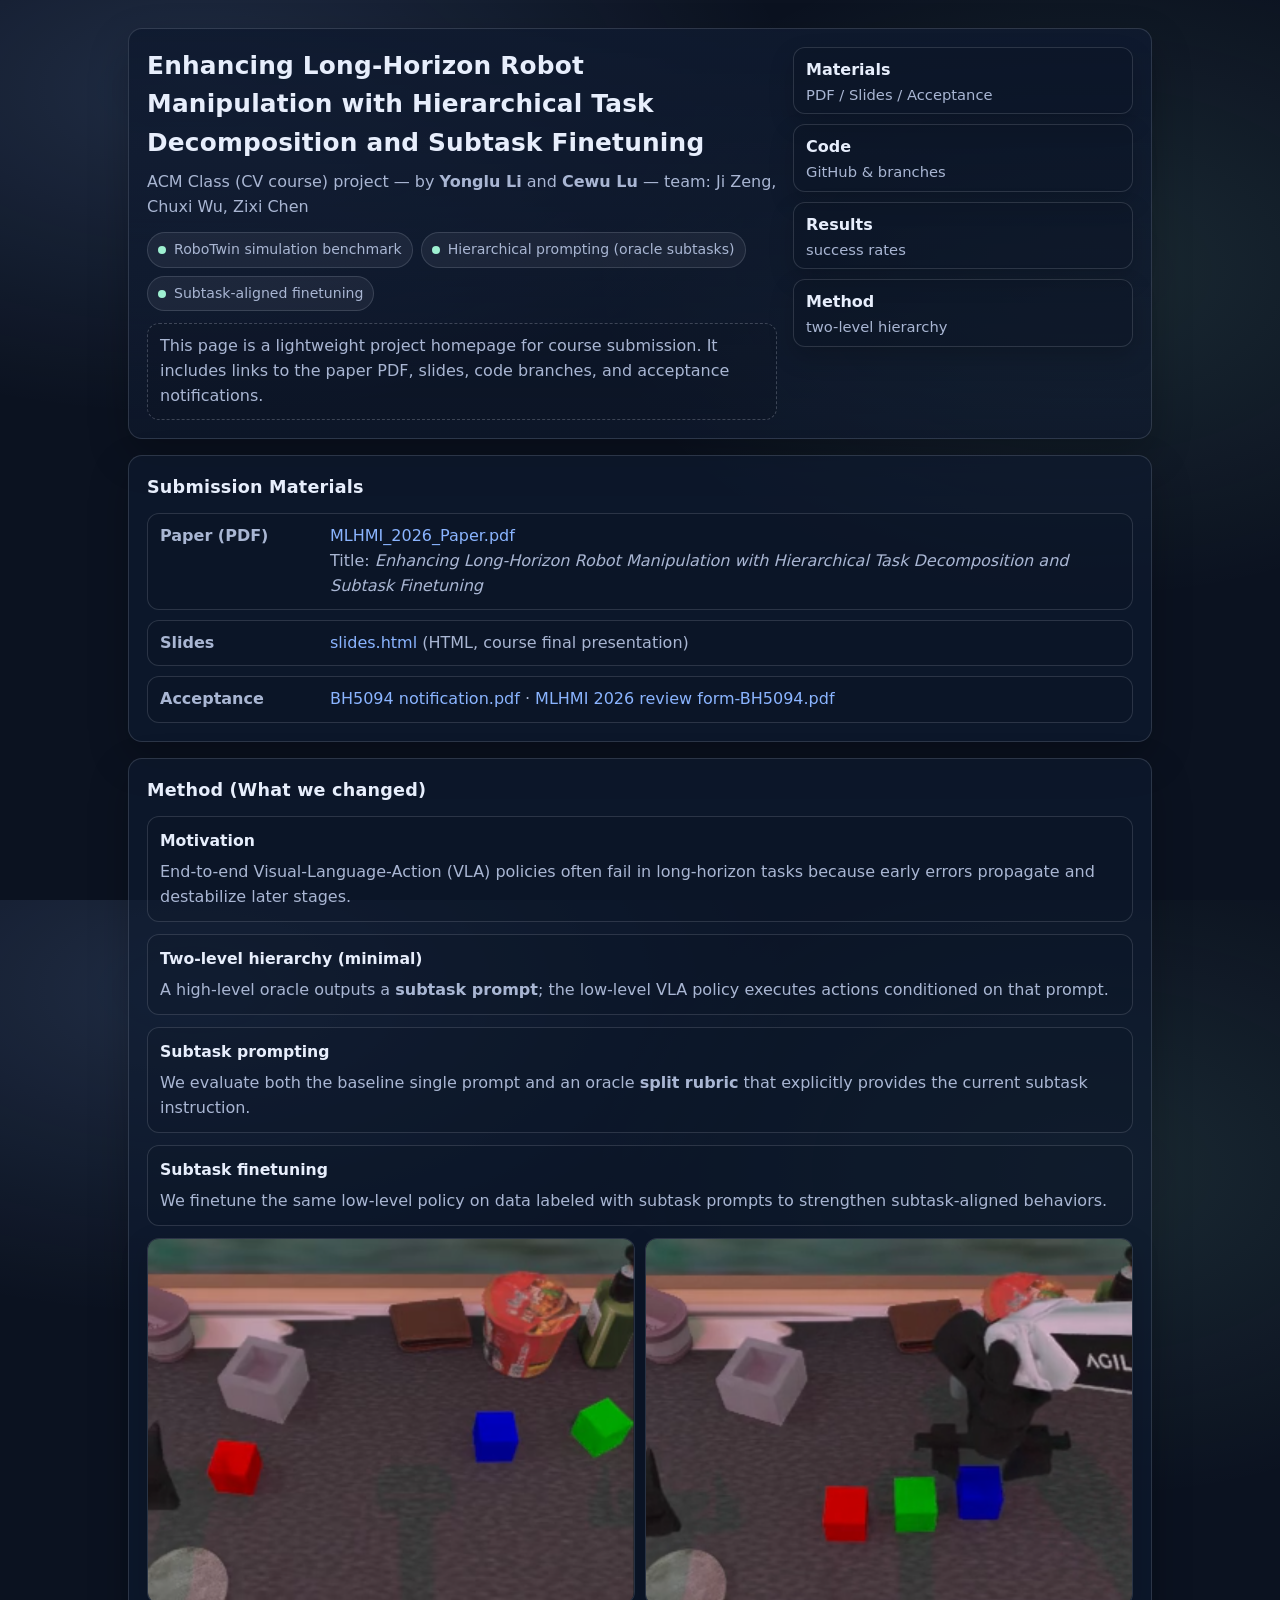
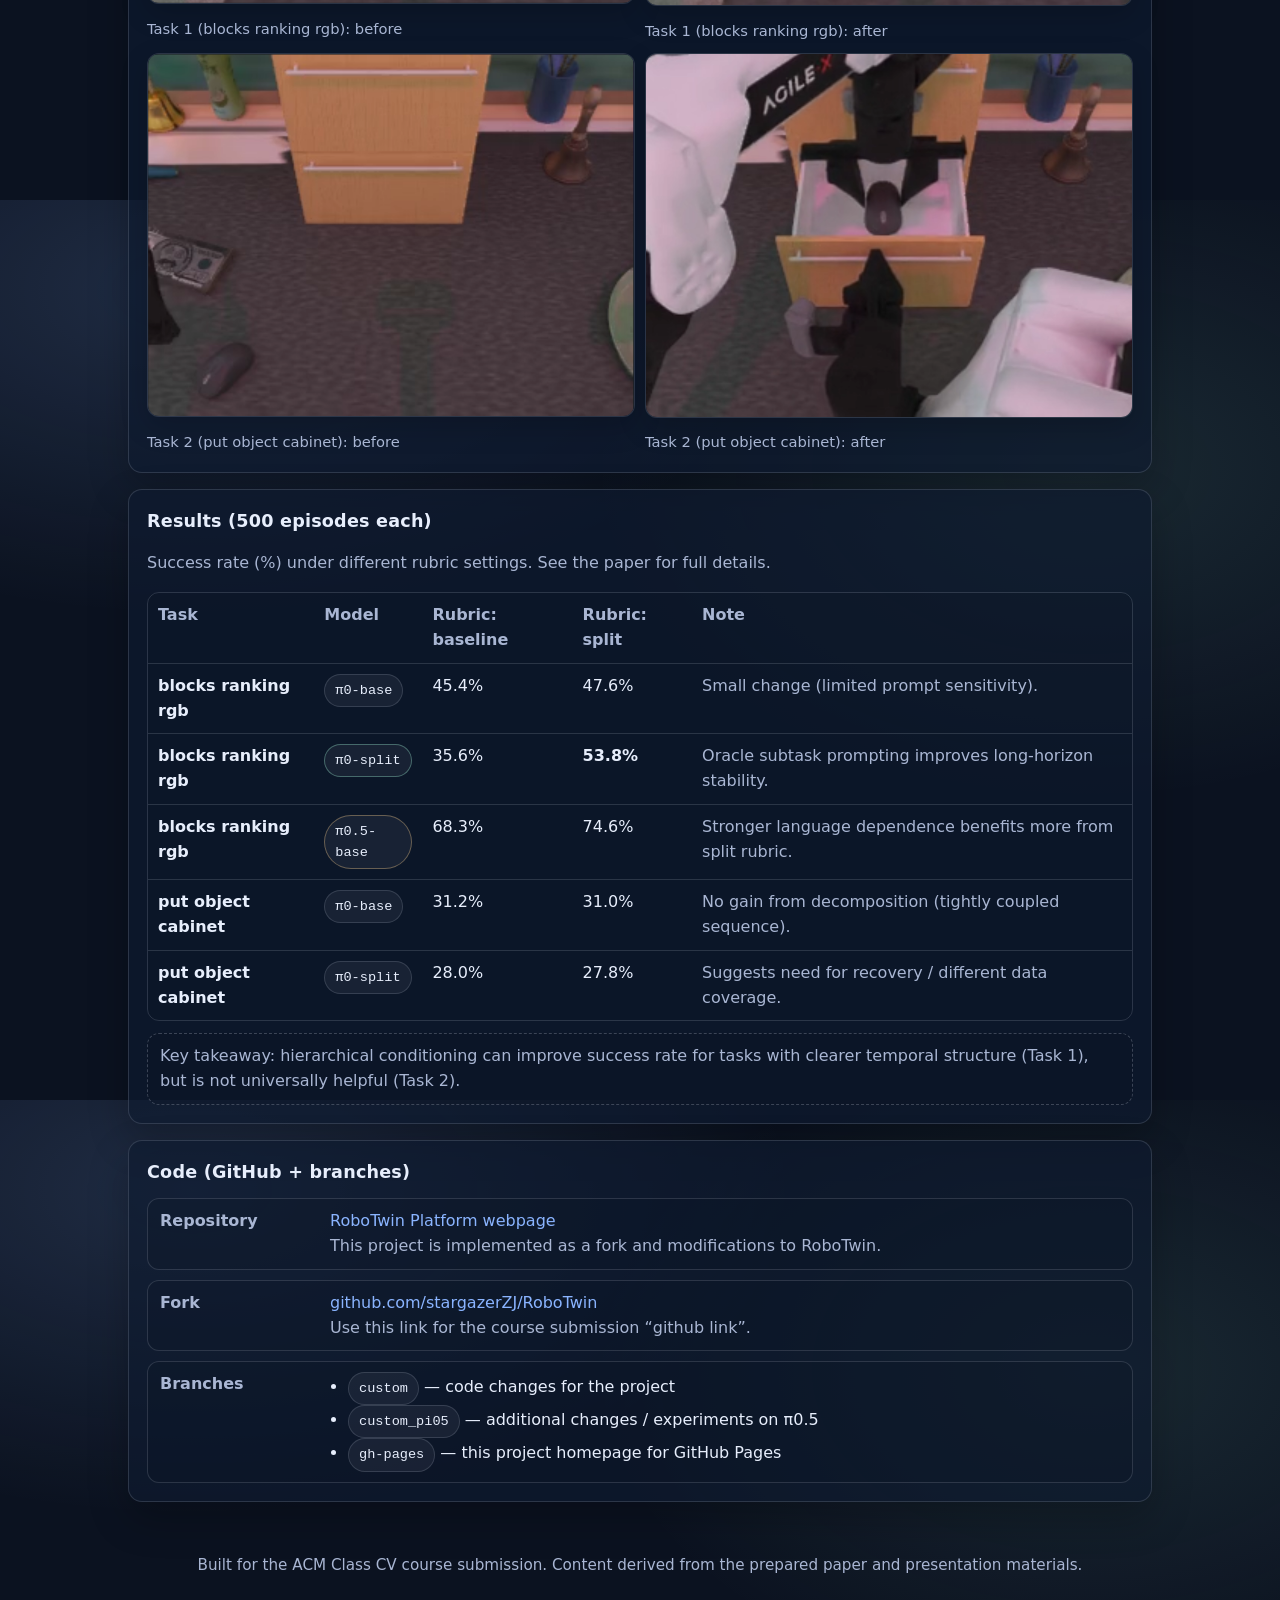
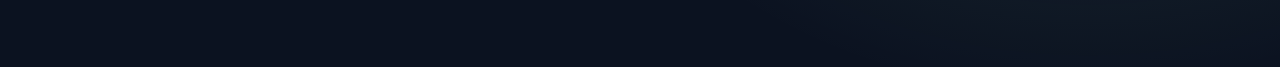
<file: index.html>
<!doctype html>
<html lang="en">
<head>
  <meta charset="utf-8" />
  <meta name="viewport" content="width=device-width, initial-scale=1" />
  <title>MLHMI 2026 Course Project — Hierarchical VLA in RoboTwin</title>
  <meta name="description" content="CV course project (ACM Class): Enhancing long-horizon robot manipulation with hierarchical task decomposition and subtask finetuning in RoboTwin." />
  <style>
    :root {
      --bg: #0b1220;
      --panel: #0f1a2f;
      --text: #e7eefc;
      --muted: #a9b6d3;
      --link: #8ab4ff;
      --border: rgba(231, 238, 252, 0.14);
      --shadow: rgba(0,0,0,0.24);
      --accent: #9ef0d1;
      --bad: #ff9b9b;
      --good: #9ef0d1;
      --warn: #ffd08a;
      --mono: ui-monospace, SFMono-Regular, Menlo, Monaco, Consolas, "Liberation Mono", "Courier New", monospace;
      --sans: ui-sans-serif, system-ui, -apple-system, Segoe UI, Roboto, Helvetica, Arial, "Apple Color Emoji", "Segoe UI Emoji";
      --radius: 14px;
    }

    * { box-sizing: border-box; }
    html, body { height: 100%; }
    body {
      margin: 0;
      font-family: var(--sans);
      background: radial-gradient(1200px 650px at 15% 10%, rgba(138,180,255,0.16), transparent 50%),
                  radial-gradient(900px 600px at 85% 30%, rgba(158,240,209,0.10), transparent 55%),
                  var(--bg);
      color: var(--text);
      line-height: 1.55;
    }

    a { color: var(--link); text-decoration: none; }
    a:hover { text-decoration: underline; }

    .wrap { max-width: 1060px; margin: 0 auto; padding: 28px 18px 72px; }

    header {
      display: grid;
      grid-template-columns: minmax(0, 1fr) 340px;
      gap: 16px;
      align-items: start;
      padding: 18px;
      background: linear-gradient(180deg, rgba(15,26,47,0.9), rgba(15,26,47,0.6));
      border: 1px solid var(--border);
      border-radius: var(--radius);
      box-shadow: 0 16px 40px var(--shadow);
    }
    header > div, header > nav { min-width: 0; }

    header h1 {
      margin: 0 0 8px;
      font-size: 1.55rem;
      letter-spacing: 0.2px;
    }
    header .subtitle { margin: 0; color: var(--muted); }

    .badge-row {
      display: flex;
      flex-wrap: wrap;
      gap: 8px;
      margin-top: 12px;
    }

    .badge {
      display: inline-flex;
      align-items: center;
      gap: 8px;
      padding: 6px 10px;
      background: rgba(231,238,252,0.06);
      border: 1px solid var(--border);
      border-radius: 999px;
      font-size: 0.88rem;
      color: var(--muted);
    }
    .dot { width: 8px; height: 8px; border-radius: 999px; background: var(--accent); display: inline-block; }

    nav {
      display: grid;
      grid-template-columns: 1fr;
      gap: 10px;
      align-items: stretch;
    }

    .nav-btn {
      display: inline-flex;
      flex-direction: column;
      justify-content: center;
      align-items: flex-start;
      gap: 3px;
      padding: 10px 12px;
      border-radius: 12px;
      border: 1px solid var(--border);
      background: rgba(11,18,32,0.35);
      color: var(--text);
      text-decoration: none;
      font-weight: 700;
      box-shadow: 0 10px 24px rgba(0,0,0,0.18);
      min-height: 56px;
    }
    .nav-btn span {
      color: var(--muted);
      font-weight: 500;
      font-size: 0.92rem;
      line-height: 1.2;
    }
    .nav-btn:hover { background: rgba(11,18,32,0.55); text-decoration: none; }

    main { margin-top: 16px; display: grid; gap: 16px; }

    @media (max-width: 980px) {
      header { grid-template-columns: 1fr; }
      nav { grid-template-columns: repeat(auto-fit, minmax(220px, 1fr)); }
      .nav-btn { min-height: 54px; }
    }

    section {
      padding: 18px;
      background: rgba(15,26,47,0.66);
      border: 1px solid var(--border);
      border-radius: var(--radius);
      box-shadow: 0 16px 40px var(--shadow);
    }

    section h2 {
      margin: 0 0 12px;
      font-size: 1.1rem;
      letter-spacing: 0.2px;
    }

    .muted { color: var(--muted); }

    .kvs { display: grid; gap: 10px; }
    .kv {
      display: grid;
      grid-template-columns: 160px 1fr;
      gap: 10px;
      align-items: start;
      padding: 10px 12px;
      border: 1px solid var(--border);
      border-radius: 12px;
      background: rgba(11,18,32,0.22);
    }
    .kv .k { color: var(--muted); font-weight: 600; }
    .kv .v { color: var(--text); }
    .kv .v code { font-family: var(--mono); font-size: 0.92rem; }

    .cards {
      display: grid;
      grid-template-columns: 1fr;
      gap: 12px;
    }

    .card {
      padding: 12px;
      border-radius: 12px;
      border: 1px solid var(--border);
      background: rgba(11,18,32,0.22);
    }

    .card h3 { margin: 0 0 6px; font-size: 0.98rem; }
    .card p { margin: 0; color: var(--muted); }

    .table-wrap { overflow: auto; border-radius: 12px; border: 1px solid var(--border); }

    table {
      width: 100%;
      border-collapse: collapse;
      background: rgba(11,18,32,0.22);
    }

    th, td {
      padding: 10px 10px;
      border-bottom: 1px solid var(--border);
      text-align: left;
      vertical-align: top;
    }

    th { color: var(--muted); font-weight: 700; }
    tr:last-child td { border-bottom: none; }

    .pill {
      display: inline-flex;
      align-items: center;
      gap: 8px;
      border-radius: 999px;
      padding: 5px 10px;
      border: 1px solid var(--border);
      font-family: var(--mono);
      font-size: 0.85rem;
      background: rgba(231,238,252,0.06);
      color: var(--text);
    }

    .pill.good { border-color: rgba(158,240,209,0.35); }
    .pill.warn { border-color: rgba(255,208,138,0.35); }

    .img-grid {
      display: grid;
      grid-template-columns: 1fr 1fr;
      gap: 10px;
      margin-top: 12px;
    }
    @media (max-width: 920px) { .img-grid { grid-template-columns: 1fr; } }

    figure { margin: 0; }
    figcaption { margin-top: 6px; color: var(--muted); font-size: 0.92rem; }

    img {
      width: 100%;
      border-radius: 12px;
      border: 1px solid var(--border);
      background: rgba(11,18,32,0.24);
      box-shadow: 0 10px 28px rgba(0,0,0,0.18);
    }

    footer {
      margin-top: 18px;
      padding: 18px;
      color: var(--muted);
      font-size: 0.95rem;
      text-align: center;
    }

    .note {
      margin-top: 12px;
      padding: 10px 12px;
      border-radius: 12px;
      border: 1px dashed rgba(231,238,252,0.22);
      background: rgba(11,18,32,0.18);
      color: var(--muted);
    }
  </style>
</head>
<body>
  <div class="wrap">
    <header>
      <div>
        <h1>Enhancing Long-Horizon Robot Manipulation with Hierarchical Task Decomposition and Subtask Finetuning</h1>
        <p class="subtitle">ACM Class (CV course) project — by <b>Yonglu Li</b> and <b>Cewu Lu</b> — team: Ji Zeng, Chuxi Wu, Zixi Chen</p>
        <div class="badge-row">
          <span class="badge"><span class="dot"></span> RoboTwin simulation benchmark</span>
          <span class="badge"><span class="dot"></span> Hierarchical prompting (oracle subtasks)</span>
          <span class="badge"><span class="dot"></span> Subtask-aligned finetuning</span>
        </div>
        <div class="note">
          This page is a lightweight project homepage for course submission. It includes links to the paper PDF, slides, code branches, and acceptance notifications.
        </div>
      </div>

      <nav aria-label="Quick links">
        <a class="nav-btn" href="#materials">Materials <span>PDF / Slides / Acceptance</span></a>
        <a class="nav-btn" href="#code">Code <span>GitHub & branches</span></a>
        <a class="nav-btn" href="#results">Results <span>success rates</span></a>
        <a class="nav-btn" href="#method">Method <span>two-level hierarchy</span></a>
      </nav>
    </header>

    <main>
      <section id="materials">
        <h2>Submission Materials</h2>
        <div class="kvs">
          <div class="kv">
            <div class="k">Paper (PDF)</div>
            <div class="v">
              <a href="./materials/MLHMI_2026_Paper.pdf" download>MLHMI_2026_Paper.pdf</a>
              <div class="muted">Title: <i>Enhancing Long-Horizon Robot Manipulation with Hierarchical Task Decomposition and Subtask Finetuning</i></div>
            </div>
          </div>
          <div class="kv">
            <div class="k">Slides</div>
            <div class="v">
              <a href="./materials/slides/slides.html">slides.html</a>
              <span class="muted">(HTML, course final presentation)</span>
            </div>
          </div>
          <div class="kv">
            <div class="k">Acceptance</div>
            <div class="v">
              <a href="./materials/acceptance/BH5094%20notification.pdf" download>BH5094 notification.pdf</a>
              <span class="muted">&middot;</span>
              <a href="./materials/acceptance/MLHMI%202026%20review%20form-BH5094.pdf" download>MLHMI 2026 review form-BH5094.pdf</a>
            </div>
          </div>
        </div>
      </section>

        <section id="method">
          <h2>Method (What we changed)</h2>
          <div class="cards">
            <div class="card">
              <h3>Motivation</h3>
              <p>End-to-end Visual-Language-Action (VLA) policies often fail in long-horizon tasks because early errors propagate and destabilize later stages.</p>
            </div>
            <div class="card">
              <h3>Two-level hierarchy (minimal)</h3>
              <p>A high-level oracle outputs a <b>subtask prompt</b>; the low-level VLA policy executes actions conditioned on that prompt.</p>
            </div>
            <div class="card">
              <h3>Subtask prompting</h3>
              <p>We evaluate both the baseline single prompt and an oracle <b>split rubric</b> that explicitly provides the current subtask instruction.</p>
            </div>
            <div class="card">
              <h3>Subtask finetuning</h3>
              <p>We finetune the same low-level policy on data labeled with subtask prompts to strengthen subtask-aligned behaviors.</p>
            </div>
          </div>

          <div class="img-grid" aria-label="Task visuals">
            <figure>
              <img src="./materials/slides/t1_before.png" alt="Task 1: before" loading="lazy" />
              <figcaption>Task 1 (blocks ranking rgb): before</figcaption>
            </figure>
            <figure>
              <img src="./materials/slides/t1_after.png" alt="Task 1: after" loading="lazy" />
              <figcaption>Task 1 (blocks ranking rgb): after</figcaption>
            </figure>
            <figure>
              <img src="./materials/slides/t2_before.png" alt="Task 2: before" loading="lazy" />
              <figcaption>Task 2 (put object cabinet): before</figcaption>
            </figure>
            <figure>
              <img src="./materials/slides/t2_after.png" alt="Task 2: after" loading="lazy" />
              <figcaption>Task 2 (put object cabinet): after</figcaption>
            </figure>
          </div>
        </section>

        <section id="results">
          <h2>Results (500 episodes each)</h2>
          <p class="muted">Success rate (%) under different rubric settings. See the paper for full details.</p>

          <div class="table-wrap" role="region" aria-label="Results tables" tabindex="0">
            <table>
              <thead>
                <tr>
                  <th>Task</th>
                  <th>Model</th>
                  <th>Rubric: baseline</th>
                  <th>Rubric: split</th>
                  <th>Note</th>
                </tr>
              </thead>
              <tbody>
                <tr>
                  <td><b>blocks ranking rgb</b></td>
                  <td><span class="pill">π0-base</span></td>
                  <td>45.4%</td>
                  <td>47.6%</td>
                  <td class="muted">Small change (limited prompt sensitivity).</td>
                </tr>
                <tr>
                  <td><b>blocks ranking rgb</b></td>
                  <td><span class="pill good">π0-split</span></td>
                  <td>35.6%</td>
                  <td><b>53.8%</b></td>
                  <td class="muted">Oracle subtask prompting improves long-horizon stability.</td>
                </tr>
                <tr>
                  <td><b>blocks ranking rgb</b></td>
                  <td><span class="pill warn">π0.5-base</span></td>
                  <td>68.3%</td>
                  <td>74.6%</td>
                  <td class="muted">Stronger language dependence benefits more from split rubric.</td>
                </tr>
                <tr>
                  <td><b>put object cabinet</b></td>
                  <td><span class="pill">π0-base</span></td>
                  <td>31.2%</td>
                  <td>31.0%</td>
                  <td class="muted">No gain from decomposition (tightly coupled sequence).</td>
                </tr>
                <tr>
                  <td><b>put object cabinet</b></td>
                  <td><span class="pill">π0-split</span></td>
                  <td>28.0%</td>
                  <td>27.8%</td>
                  <td class="muted">Suggests need for recovery / different data coverage.</td>
                </tr>
              </tbody>
            </table>
          </div>

          <div class="note">
            Key takeaway: hierarchical conditioning can improve success rate for tasks with clearer temporal structure (Task 1), but is not universally helpful (Task 2).
          </div>
        </section>

      <section id="code">
        <h2>Code (GitHub + branches)</h2>
        <div class="kvs">
          <div class="kv">
            <div class="k">Repository</div>
            <div class="v">
              <a href="https://robotwin-platform.github.io/" target="_blank" rel="noreferrer">RoboTwin Platform webpage</a>
              <div class="muted">This project is implemented as a fork and modifications to RoboTwin.</div>
            </div>
          </div>
          <div class="kv">
            <div class="k">Fork</div>
            <div class="v">
              <a href="https://github.com/stargazerZJ/RoboTwin" target="_blank" rel="noreferrer">github.com/stargazerZJ/RoboTwin</a>
              <div class="muted">Use this link for the course submission “github link”.</div>
            </div>
          </div>
          <div class="kv">
            <div class="k">Branches</div>
            <div class="v">
              <ul style="margin: 0; padding-left: 18px;">
                <li><span class="pill">custom</span> — code changes for the project</li>
                <li><span class="pill">custom_pi05</span> — additional changes / experiments on π0.5</li>
                <li><span class="pill">gh-pages</span> — this project homepage for GitHub Pages</li>
              </ul>
            </div>
          </div>
        </div>
      </section>

      <footer>
        Built for the ACM Class CV course submission. Content derived from the prepared paper and presentation materials.
      </footer>
    </main>
  </div>
</body>
</html>
</file>
